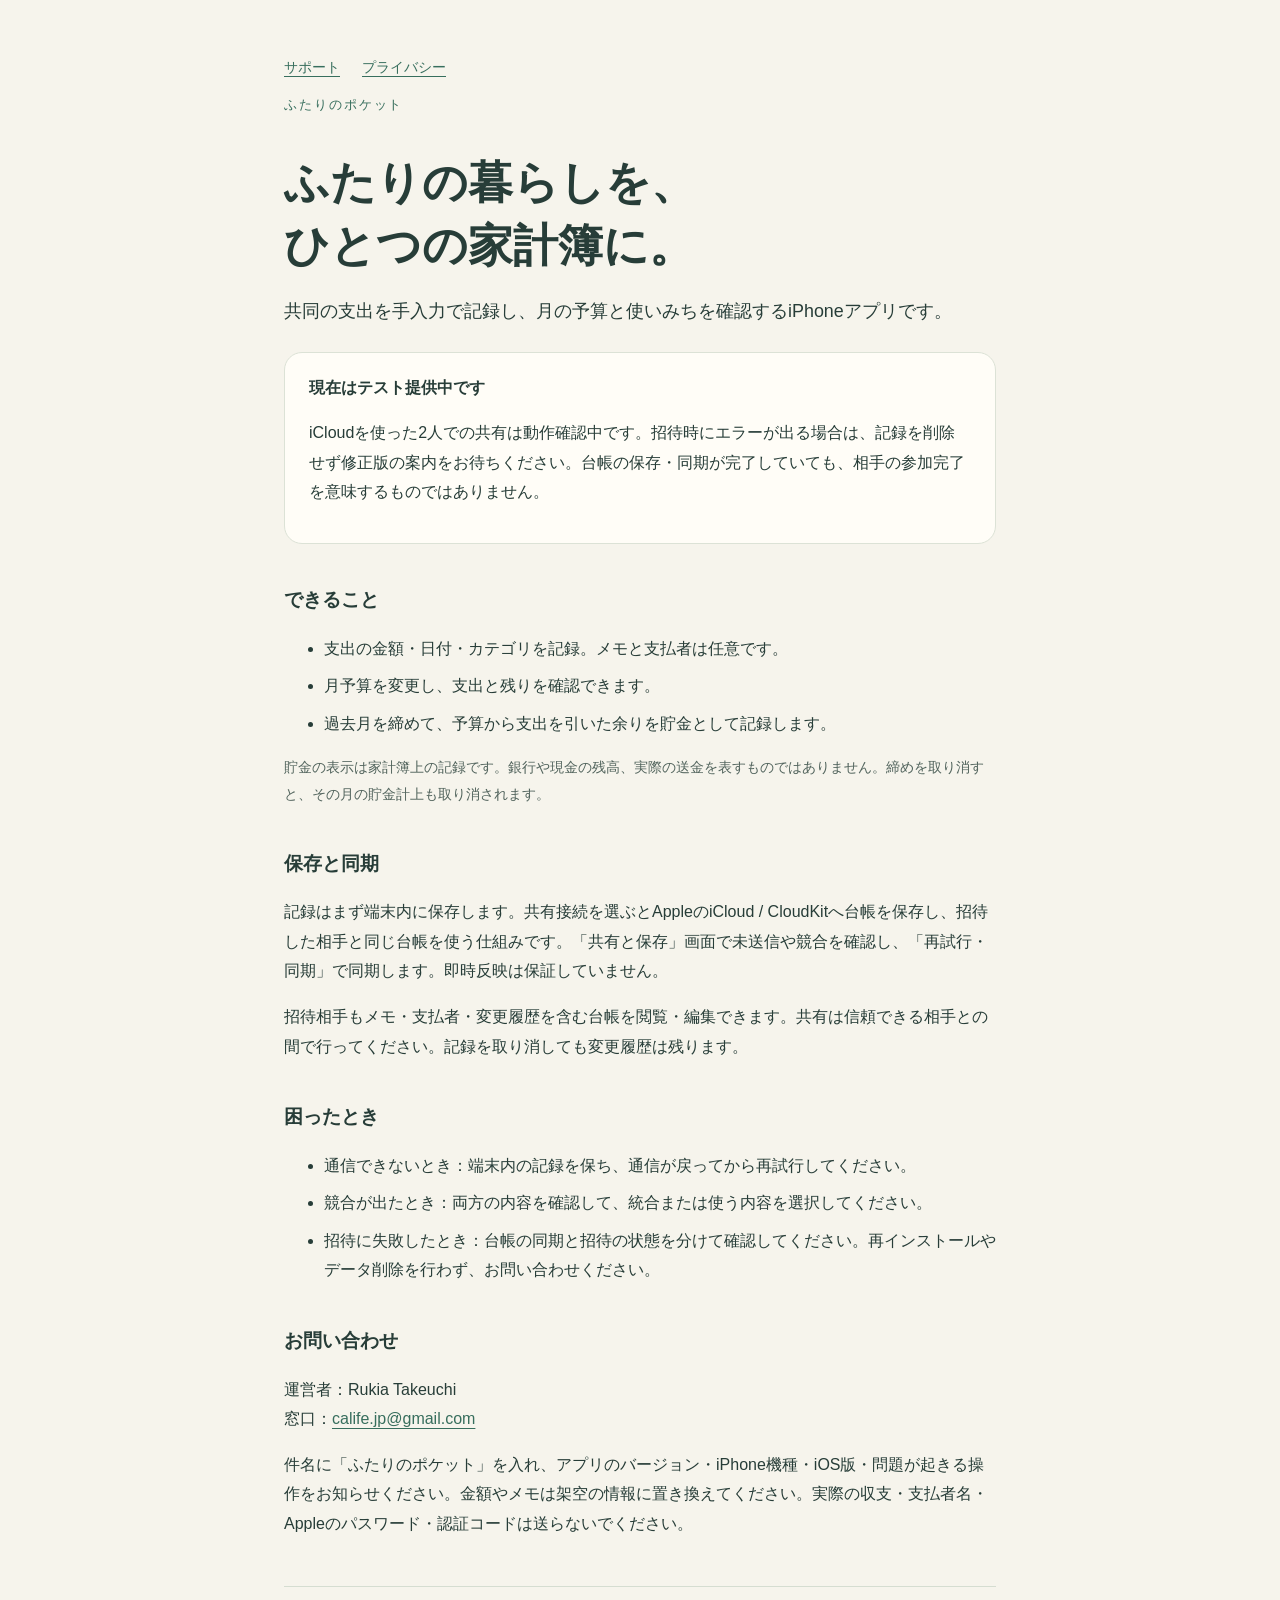
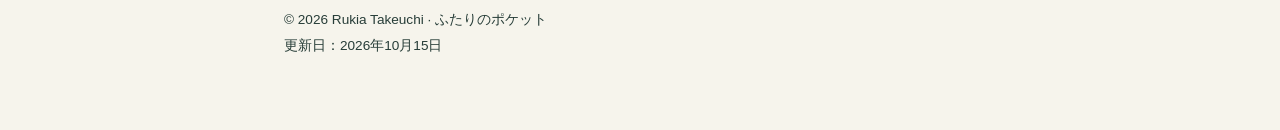
<file: index.html>
<!doctype html>
<html lang="ja"><head><meta charset="utf-8"><meta name="viewport" content="width=device-width,initial-scale=1"><meta name="description" content="ふたりのポケットのサポートとデータの取り扱いについて。"><title>サポート | ふたりのポケット</title><link rel="stylesheet" href="site.css"></head><body><main>
<nav aria-label="ページ"><a href="index.html">サポート</a><a href="privacy.html">プライバシー</a></nav>
<p class="eyebrow">ふたりのポケット</p><h1>ふたりの暮らしを、<br>ひとつの家計簿に。</h1><p class="intro">共同の支出を手入力で記録し、月の予算と使いみちを確認するiPhoneアプリです。</p>
<div class="card"><strong>現在はテスト提供中です</strong><p>iCloudを使った2人での共有は動作確認中です。招待時にエラーが出る場合は、記録を削除せず修正版の案内をお待ちください。台帳の保存・同期が完了していても、相手の参加完了を意味するものではありません。</p></div>
<h2>できること</h2><ul><li>支出の金額・日付・カテゴリを記録。メモと支払者は任意です。</li><li>月予算を変更し、支出と残りを確認できます。</li><li>過去月を締めて、予算から支出を引いた余りを貯金として記録します。</li></ul><p class="note">貯金の表示は家計簿上の記録です。銀行や現金の残高、実際の送金を表すものではありません。締めを取り消すと、その月の貯金計上も取り消されます。</p>
<h2>保存と同期</h2><p>記録はまず端末内に保存します。共有接続を選ぶとAppleのiCloud / CloudKitへ台帳を保存し、招待した相手と同じ台帳を使う仕組みです。「共有と保存」画面で未送信や競合を確認し、「再試行・同期」で同期します。即時反映は保証していません。</p><p>招待相手もメモ・支払者・変更履歴を含む台帳を閲覧・編集できます。共有は信頼できる相手との間で行ってください。記録を取り消しても変更履歴は残ります。</p>
<h2>困ったとき</h2><ul><li>通信できないとき：端末内の記録を保ち、通信が戻ってから再試行してください。</li><li>競合が出たとき：両方の内容を確認して、統合または使う内容を選択してください。</li><li>招待に失敗したとき：台帳の同期と招待の状態を分けて確認してください。再インストールやデータ削除を行わず、お問い合わせください。</li></ul>
<h2>お問い合わせ</h2><p>運営者：Rukia Takeuchi<br>窓口：<a href="mailto:calife.jp@gmail.com?subject=ふたりのポケットのお問い合わせ">calife.jp@gmail.com</a></p><p>件名に「ふたりのポケット」を入れ、アプリのバージョン・iPhone機種・iOS版・問題が起きる操作をお知らせください。金額やメモは架空の情報に置き換えてください。実際の収支・支払者名・Appleのパスワード・認証コードは送らないでください。</p>
<footer>© 2026 Rukia Takeuchi · ふたりのポケット<br>更新日：2026年10月15日</footer></main></body></html>
</file>
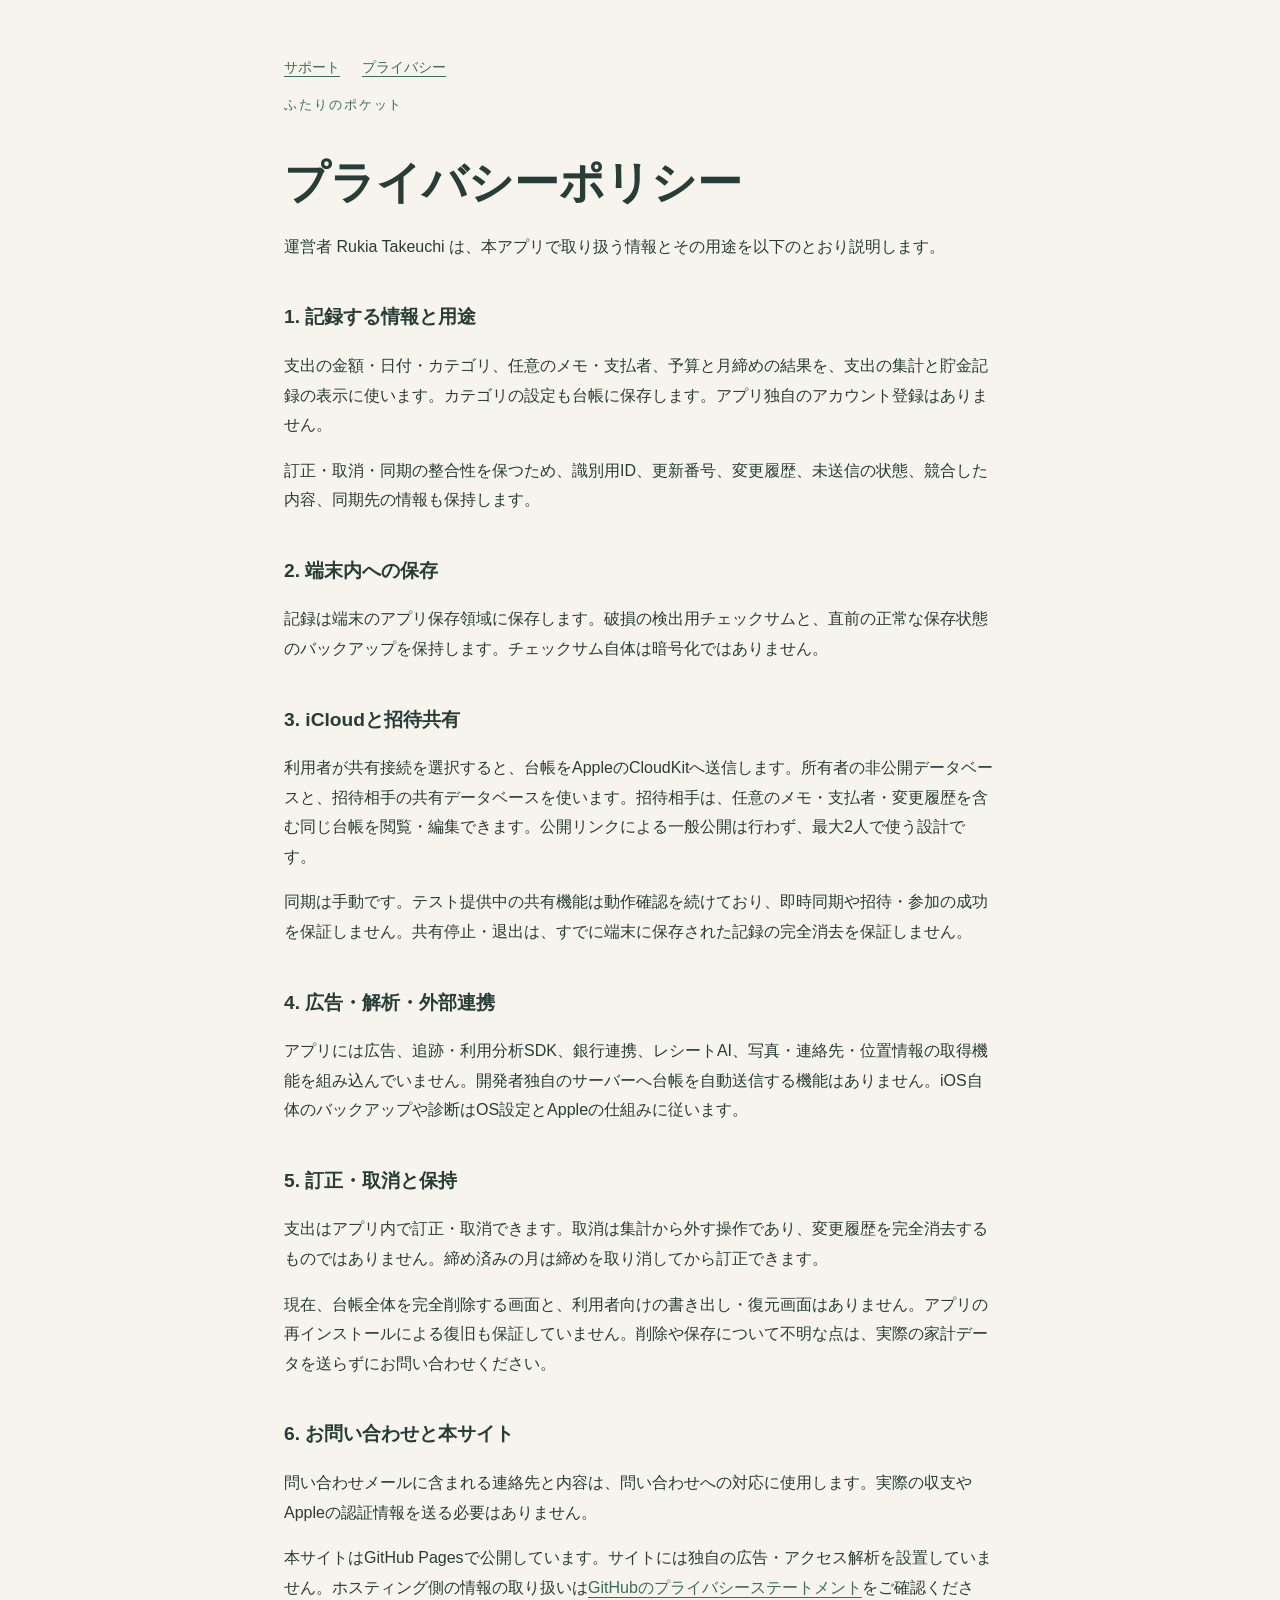
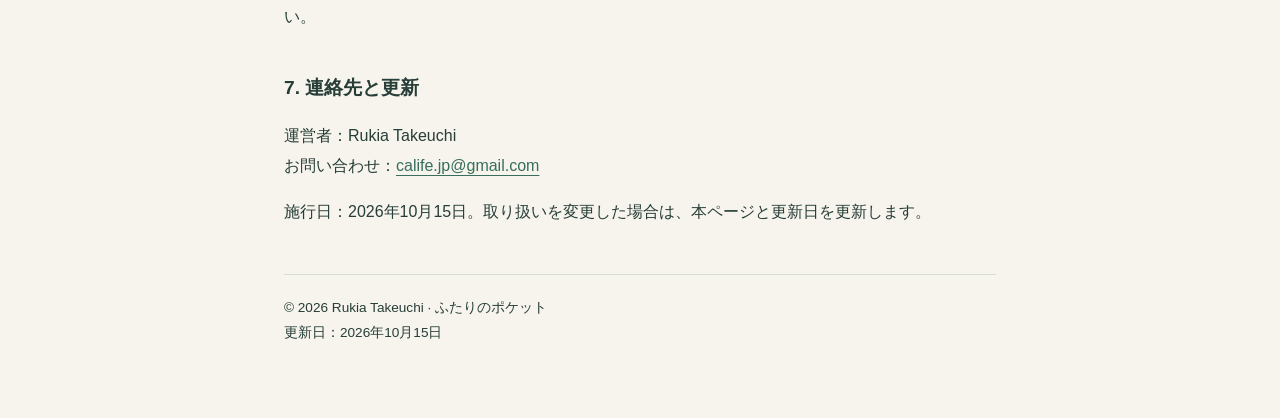
<file: privacy.html>
<!doctype html>
<html lang="ja"><head><meta charset="utf-8"><meta name="viewport" content="width=device-width,initial-scale=1"><meta name="description" content="ふたりのポケットで取り扱う情報と用途について。"><title>プライバシーポリシー | ふたりのポケット</title><link rel="stylesheet" href="site.css"></head><body><main>
<nav aria-label="ページ"><a href="index.html">サポート</a><a href="privacy.html">プライバシー</a></nav><p class="eyebrow">ふたりのポケット</p><h1>プライバシーポリシー</h1><p>運営者 Rukia Takeuchi は、本アプリで取り扱う情報とその用途を以下のとおり説明します。</p>
<h2>1. 記録する情報と用途</h2><p>支出の金額・日付・カテゴリ、任意のメモ・支払者、予算と月締めの結果を、支出の集計と貯金記録の表示に使います。カテゴリの設定も台帳に保存します。アプリ独自のアカウント登録はありません。</p><p>訂正・取消・同期の整合性を保つため、識別用ID、更新番号、変更履歴、未送信の状態、競合した内容、同期先の情報も保持します。</p>
<h2>2. 端末内への保存</h2><p>記録は端末のアプリ保存領域に保存します。破損の検出用チェックサムと、直前の正常な保存状態のバックアップを保持します。チェックサム自体は暗号化ではありません。</p>
<h2>3. iCloudと招待共有</h2><p>利用者が共有接続を選択すると、台帳をAppleのCloudKitへ送信します。所有者の非公開データベースと、招待相手の共有データベースを使います。招待相手は、任意のメモ・支払者・変更履歴を含む同じ台帳を閲覧・編集できます。公開リンクによる一般公開は行わず、最大2人で使う設計です。</p><p>同期は手動です。テスト提供中の共有機能は動作確認を続けており、即時同期や招待・参加の成功を保証しません。共有停止・退出は、すでに端末に保存された記録の完全消去を保証しません。</p>
<h2>4. 広告・解析・外部連携</h2><p>アプリには広告、追跡・利用分析SDK、銀行連携、レシートAI、写真・連絡先・位置情報の取得機能を組み込んでいません。開発者独自のサーバーへ台帳を自動送信する機能はありません。iOS自体のバックアップや診断はOS設定とAppleの仕組みに従います。</p>
<h2>5. 訂正・取消と保持</h2><p>支出はアプリ内で訂正・取消できます。取消は集計から外す操作であり、変更履歴を完全消去するものではありません。締め済みの月は締めを取り消してから訂正できます。</p><p>現在、台帳全体を完全削除する画面と、利用者向けの書き出し・復元画面はありません。アプリの再インストールによる復旧も保証していません。削除や保存について不明な点は、実際の家計データを送らずにお問い合わせください。</p>
<h2>6. お問い合わせと本サイト</h2><p>問い合わせメールに含まれる連絡先と内容は、問い合わせへの対応に使用します。実際の収支やAppleの認証情報を送る必要はありません。</p><p>本サイトはGitHub Pagesで公開しています。サイトには独自の広告・アクセス解析を設置していません。ホスティング側の情報の取り扱いは<a href="https://docs.github.com/site-policy/privacy-policies/github-general-privacy-statement">GitHubのプライバシーステートメント</a>をご確認ください。</p>
<h2>7. 連絡先と更新</h2><p>運営者：Rukia Takeuchi<br>お問い合わせ：<a href="mailto:calife.jp@gmail.com?subject=ふたりのポケットのお問い合わせ">calife.jp@gmail.com</a></p><p>施行日：2026年10月15日。取り扱いを変更した場合は、本ページと更新日を更新します。</p>
<footer>© 2026 Rukia Takeuchi · ふたりのポケット<br>更新日：2026年10月15日</footer></main></body></html>
</file>
<file: site.css>
:root{color-scheme:light;--ink:#273d38;--green:#376e5d;--paper:#f6f4ec}*{box-sizing:border-box}body{margin:0;background:var(--paper);color:var(--ink);font-family:-apple-system,BlinkMacSystemFont,"Hiragino Sans",sans-serif;line-height:1.85}main{max-width:760px;margin:auto;padding:54px 24px 72px}nav{font-size:.9rem}nav a{margin-right:22px}a{color:var(--green);text-underline-offset:4px}h1{font-size:clamp(1.9rem,6vw,2.8rem);line-height:1.4;margin:34px 0 18px}h2{font-size:1.2rem;margin-top:38px}p,li{font-size:1rem}.eyebrow{font-size:.8rem;letter-spacing:.15em;color:var(--green)}.intro{font-size:1.12rem}.card{background:#fffdf7;border:1px solid #dce2d6;border-radius:18px;padding:20px 24px;margin:24px 0}.note{font-size:.9rem;color:#52645d}footer{margin-top:48px;border-top:1px solid #d5ddd1;padding-top:20px;font-size:.85rem}li{margin-bottom:8px}
</file>
